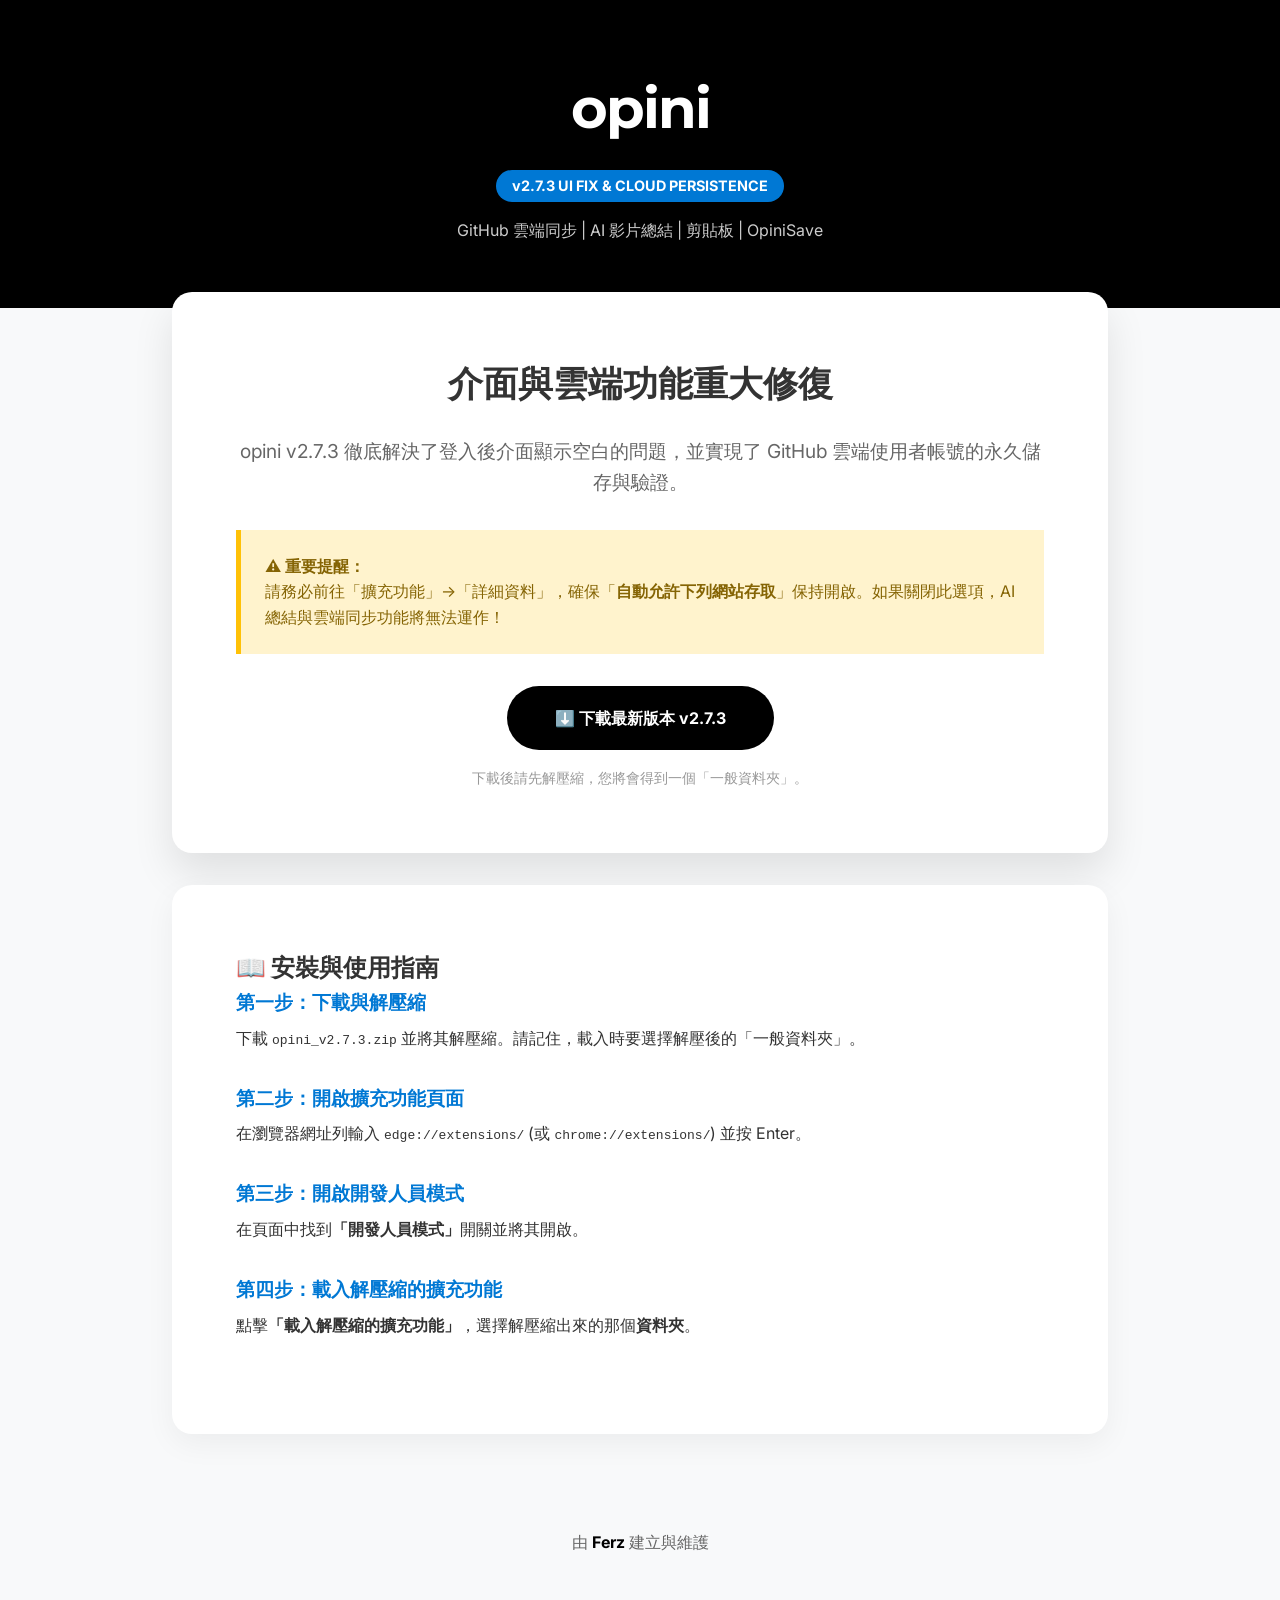
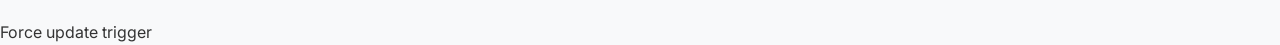
<file: index.html>
<!DOCTYPE html>
<html lang="zh-TW">
<head>
    <meta charset="UTF-8">
    <meta name="viewport" content="width=device-width, initial-scale=1.0">
    <title>opini v2.7.3 - UI 修復與雲端持久化版</title>
    <link href="https://fonts.googleapis.com/css2?family=Inter:wght@400;700&family=Montserrat:wght@700&display=swap" rel="stylesheet">
    <style>
        * { margin: 0; padding: 0; box-sizing: border-box; }
        body { font-family: 'Inter', sans-serif; line-height: 1.6; color: #333; background: #f8f9fa; }
        header { background: #000; color: white; padding: 4rem 0; text-align: center; }
        header h1 { font-family: 'Montserrat', sans-serif; font-size: 3.5rem; letter-spacing: -2px; }
        .version-badge { display: inline-block; background: #0078d4; color: white; padding: 0.3rem 1rem; border-radius: 50px; font-size: 0.9rem; font-weight: bold; margin-top: 1rem; }
        .container { max-width: 1000px; margin: 0 auto; padding: 2rem; }
        .hero { background: white; border-radius: 20px; padding: 4rem; margin-top: -3rem; box-shadow: 0 20px 40px rgba(0, 0, 0, 0.1); text-align: center; }
        .warning-box { background: #fff3cd; border-left: 5px solid #ffc107; padding: 1.5rem; margin: 2rem 0; color: #856404; text-align: left; }
        .download-btn { display: inline-block; background: #000; color: white; padding: 1.2rem 3rem; border-radius: 50px; text-decoration: none; font-weight: bold; }
        .installation { background: white; border-radius: 20px; padding: 4rem; margin-top: 2rem; box-shadow: 0 10px 30px rgba(0,0,0,0.05); }
        .step { margin-bottom: 2rem; }
        .step h3 { color: #0078d4; margin-bottom: 0.5rem; }
        footer { text-align: center; padding: 4rem; color: #666; }
        footer a { color: #000; font-weight: bold; text-decoration: none; }
    </style>
</head>
<body>
    <header>
        <h1>opini</h1>
        <div class="version-badge">v2.7.3 UI FIX & CLOUD PERSISTENCE</div>
        <p style="margin-top: 1rem; opacity: 0.8;">GitHub 雲端同步 | AI 影片總結 | 剪貼板 | OpiniSave</p>
    </header>
    <div class="container">
        <div class="hero">
            <h2 style="font-family: 'Montserrat', sans-serif; font-size: 2.2rem; margin-bottom: 1.5rem;">介面與雲端功能重大修復</h2>
            <p style="font-size: 1.2rem; color: #666;">opini v2.7.3 徹底解決了登入後介面顯示空白的問題，並實現了 GitHub 雲端使用者帳號的永久儲存與驗證。</p>
            
            <div class="warning-box">
                <strong>⚠️ 重要提醒：</strong><br>
                請務必前往「擴充功能」->「詳細資料」，確保「<strong>自動允許下列網站存取</strong>」保持開啟。如果關閉此選項，AI 總結與雲端同步功能將無法運作！
            </div>

            <a href="https://github.com/lan2015se-collab/opini/releases/download/v2.7.3/opini_v2.7.3.zip" class="download-btn">⬇️ 下載最新版本 v2.7.3</a>
            <p style="margin-top: 1rem; font-size: 0.9rem; color: #999;">下載後請先解壓縮，您將會得到一個「一般資料夾」。</p>
        </div>

        <div class="installation">
            <h2>📖 安裝與使用指南</h2>
            <div class="step">
                <h3>第一步：下載與解壓縮</h3>
                <p>下載 <code>opini_v2.7.3.zip</code> 並將其解壓縮。請記住，載入時要選擇解壓後的「一般資料夾」。</p>
            </div>
            <div class="step">
                <h3>第二步：開啟擴充功能頁面</h3>
                <p>在瀏覽器網址列輸入 <code>edge://extensions/</code> (或 <code>chrome://extensions/</code>) 並按 Enter。</p>
            </div>
            <div class="step">
                <h3>第三步：開啟開發人員模式</h3>
                <p>在頁面中找到<strong>「開發人員模式」</strong>開關並將其開啟。</p>
            </div>
            <div class="step">
                <h3>第四步：載入解壓縮的擴充功能</h3>
                <p>點擊<strong>「載入解壓縮的擴充功能」</strong>，選擇解壓縮出來的那個<strong>資料夾</strong>。</p>
            </div>
        </div>
    </div>
    <footer>
        <p>由 <a href="https://eblog-ferz.lovable.app" target="_blank">Ferz</a> 建立與維護</p>
    </footer>
</body>
</html>
Force update trigger
</file>
